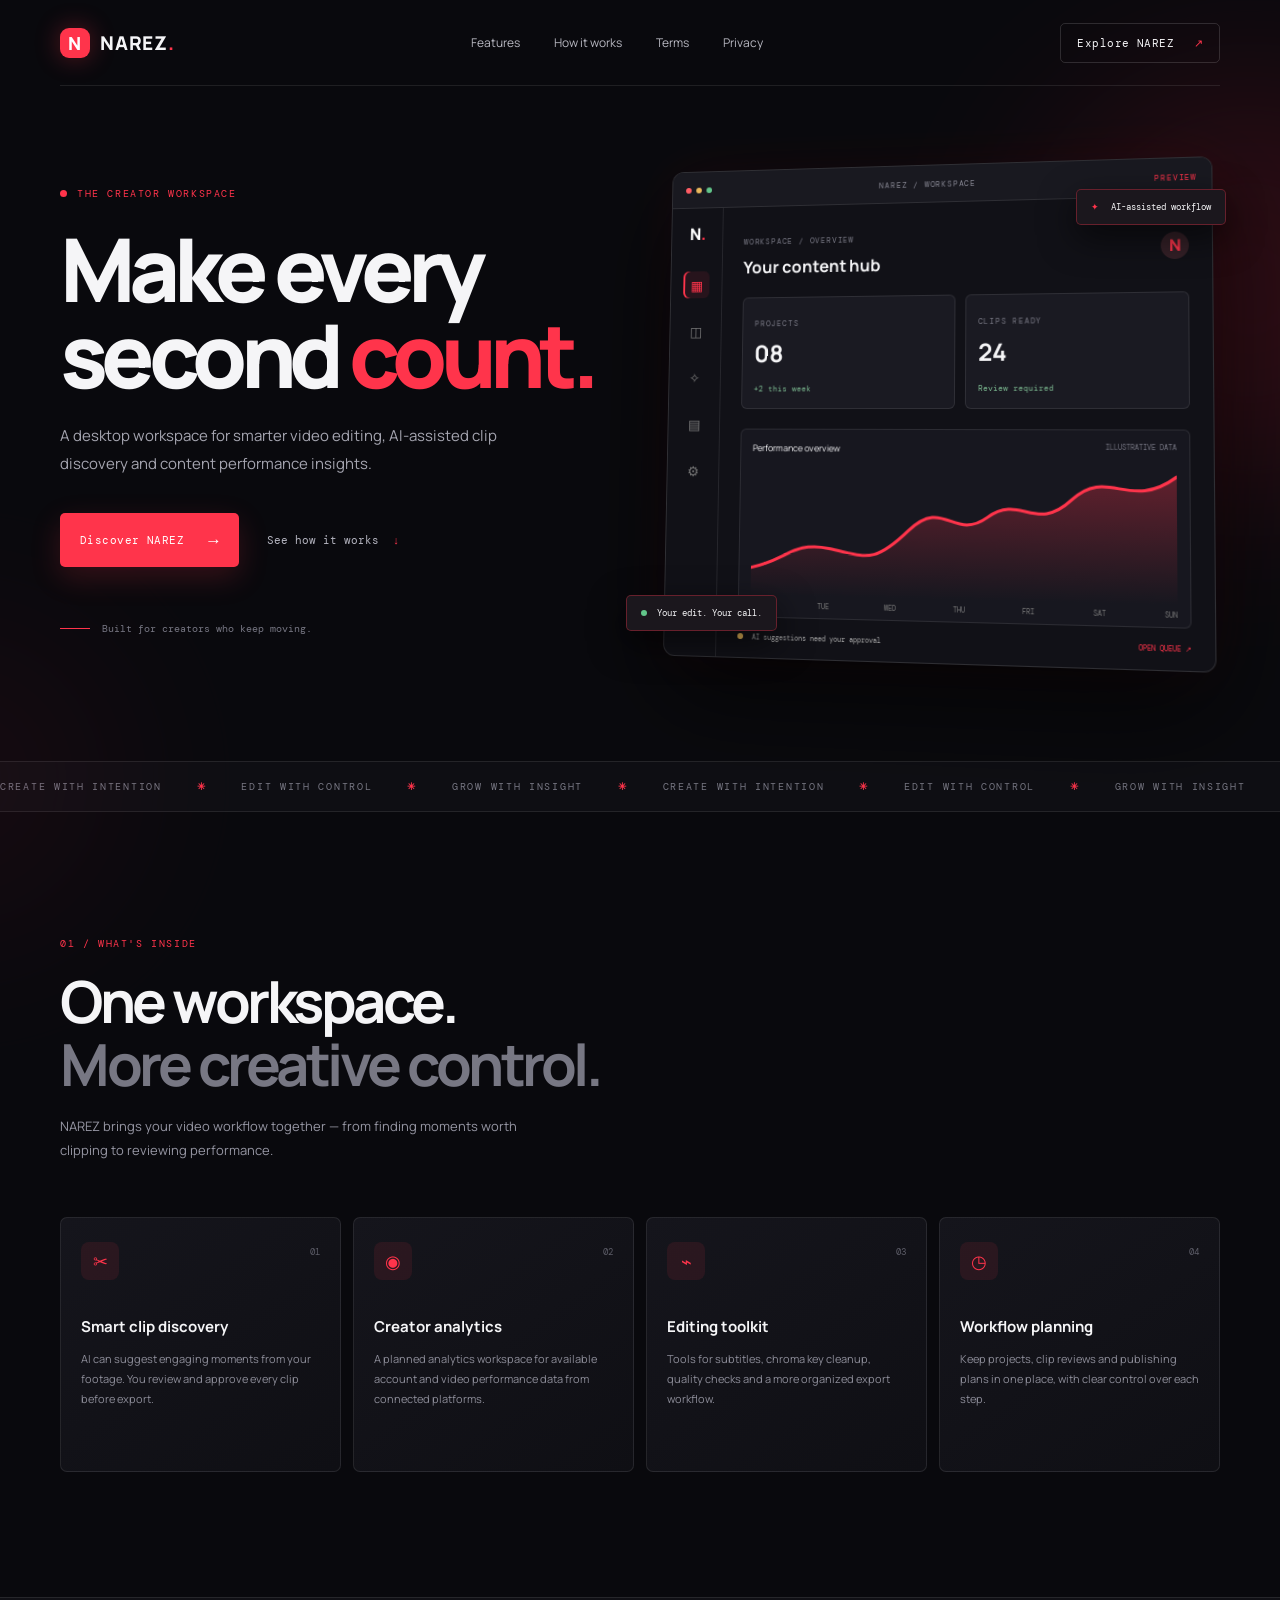
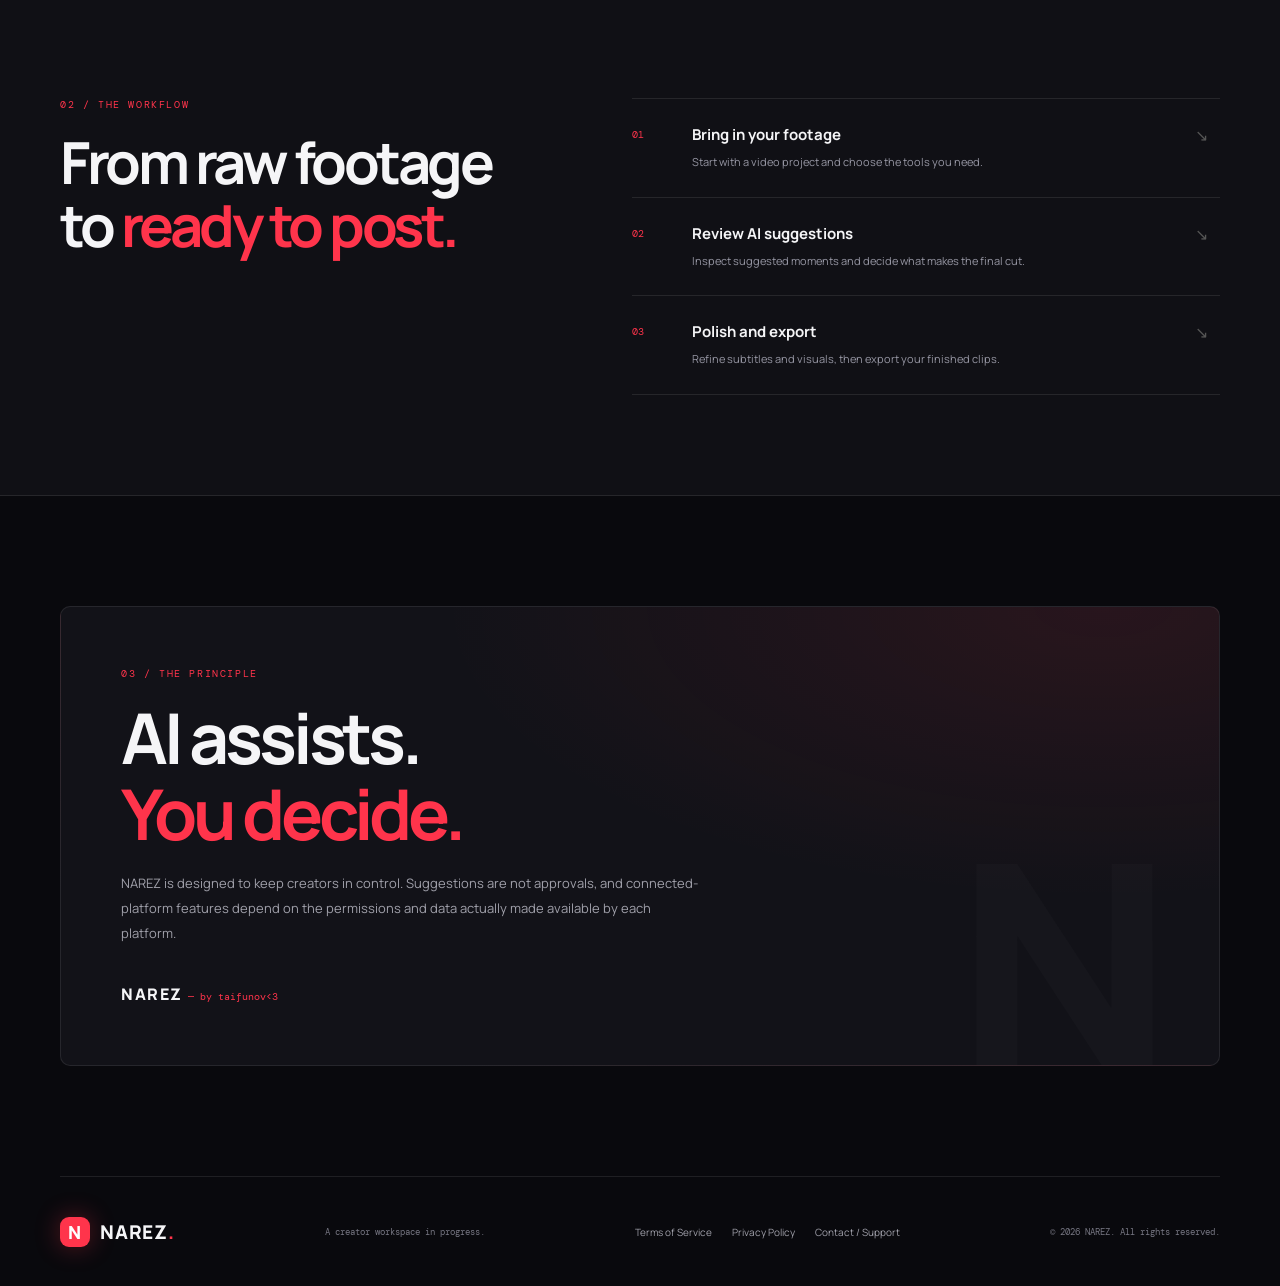
<file: index.html>
<!doctype html>
<html lang="en">
<head>
  <meta charset="utf-8">
  <meta name="viewport" content="width=device-width, initial-scale=1">
  <meta name="theme-color" content="#09090d">
  <meta name="description" content="NAREZ 3.0 — AI-assisted video editing, smart clips and creator analytics.">
  <title>NAREZ 3.0 — Create. Analyze. Grow.</title>
  <link rel="icon" href="icon.svg" type="image/svg+xml">
  <link rel="stylesheet" href="style.css">
</head>
<body>
  <div class="ambient ambient-one"></div><div class="ambient ambient-two"></div>
  <header class="nav wrap">
    <a class="brand" href="index.html" aria-label="NAREZ home"><span class="brand-mark">N</span><span>NAREZ<span class="brand-dot">.</span></span></a>
    <nav><a href="#features">Features</a><a href="#workflow">How it works</a><a href="terms.html">Terms</a><a href="privacy.html">Privacy</a></nav>
    <a class="nav-cta" href="#about">Explore NAREZ <span>↗</span></a>
  </header>

  <main>
    <section class="hero wrap">
      <div class="hero-copy reveal">
        <div class="eyebrow"><span class="pulse"></span> THE CREATOR WORKSPACE</div>
        <h1>Make every<br>second <span class="red-text">count.</span></h1>
        <p class="hero-lead">A desktop workspace for smarter video editing, AI-assisted clip discovery and content performance insights.</p>
        <div class="hero-actions"><a class="button button-primary" href="#features">Discover NAREZ <span>→</span></a><a class="text-link" href="#workflow">See how it works <span>↓</span></a></div>
        <div class="hero-note"><span class="tiny-line"></span> Built for creators who keep moving.</div>
      </div>
      <div class="hero-visual reveal delay-one" aria-label="NAREZ interface preview">
        <div class="orbit orbit-a"></div><div class="orbit orbit-b"></div>
        <div class="app-window">
          <div class="window-top"><div class="window-dots"><i></i><i></i><i></i></div><span>NAREZ / WORKSPACE</span><span class="live-tag">PREVIEW</span></div>
          <div class="window-body">
            <aside class="mock-sidebar"><div class="mock-logo">N<span>.</span></div><div class="mock-nav active">▦</div><div class="mock-nav">◫</div><div class="mock-nav">✧</div><div class="mock-nav">▤</div><div class="mock-nav">⚙</div></aside>
            <div class="mock-content"><div class="mock-heading"><div><small>WORKSPACE / OVERVIEW</small><h3>Your content hub</h3></div><span class="avatar">N</span></div>
              <div class="mock-stats"><div><small>PROJECTS</small><b>08</b><em>+2 this week</em></div><div><small>CLIPS READY</small><b>24</b><em>Review required</em></div></div>
              <div class="mock-chart"><div class="chart-head"><span>Performance overview</span><small>ILLUSTRATIVE DATA</small></div><svg viewBox="0 0 420 130" role="img" aria-label="Decorative sample trend line"><defs><linearGradient id="area" x1="0" x2="0" y1="0" y2="1"><stop offset="0" stop-color="#ff344b" stop-opacity=".32"/><stop offset="1" stop-color="#ff344b" stop-opacity="0"/></linearGradient></defs><path d="M0 102 C38 94 42 75 80 82 S125 97 160 63 S205 73 238 49 S285 64 320 31 S375 42 420 8 L420 130 L0 130Z" fill="url(#area)"/><path class="chart-line" d="M0 102 C38 94 42 75 80 82 S125 97 160 63 S205 73 238 49 S285 64 320 31 S375 42 420 8" fill="none" stroke="#ff344b" stroke-width="3" stroke-linecap="round"/></svg><div class="chart-labels"><span>MON</span><span>TUE</span><span>WED</span><span>THU</span><span>FRI</span><span>SAT</span><span>SUN</span></div></div>
              <div class="mock-bottom"><span><i></i> AI suggestions need your approval</span><b>OPEN QUEUE ↗</b></div>
            </div>
          </div>
        </div>
        <div class="float-chip chip-top"><span>✦</span> AI-assisted workflow</div><div class="float-chip chip-bottom"><span class="chip-dot"></span> Your edit. Your call.</div>
      </div>
    </section>

    <section class="ticker"><div class="ticker-track"><span>CREATE WITH INTENTION</span><b>✳</b><span>EDIT WITH CONTROL</span><b>✳</b><span>GROW WITH INSIGHT</span><b>✳</b><span>CREATE WITH INTENTION</span><b>✳</b><span>EDIT WITH CONTROL</span><b>✳</b><span>GROW WITH INSIGHT</span><b>✳</b></div></section>

    <section class="section wrap" id="features">
      <div class="section-heading reveal"><div class="eyebrow">01 / WHAT'S INSIDE</div><h2>One workspace.<br><span class="muted">More creative control.</span></h2><p>NAREZ brings your video workflow together — from finding moments worth clipping to reviewing performance.</p></div>
      <div class="feature-grid">
        <article class="feature-card reveal"><div class="feature-icon">✂</div><span class="card-index">01</span><h3>Smart clip discovery</h3><p>AI can suggest engaging moments from your footage. You review and approve every clip before export.</p><div class="card-line"></div></article>
        <article class="feature-card reveal delay-one"><div class="feature-icon">◉</div><span class="card-index">02</span><h3>Creator analytics</h3><p>A planned analytics workspace for available account and video performance data from connected platforms.</p><div class="card-line"></div></article>
        <article class="feature-card reveal delay-two"><div class="feature-icon">⌁</div><span class="card-index">03</span><h3>Editing toolkit</h3><p>Tools for subtitles, chroma key cleanup, quality checks and a more organized export workflow.</p><div class="card-line"></div></article>
        <article class="feature-card reveal"><div class="feature-icon">◷</div><span class="card-index">04</span><h3>Workflow planning</h3><p>Keep projects, clip reviews and publishing plans in one place, with clear control over each step.</p><div class="card-line"></div></article>
      </div>
    </section>

    <section class="workflow-section" id="workflow"><div class="wrap workflow-inner"><div class="section-heading reveal"><div class="eyebrow">02 / THE WORKFLOW</div><h2>From raw footage<br>to <span class="red-text">ready to post.</span></h2></div><div class="steps"><div class="step reveal"><span>01</span><div><h3>Bring in your footage</h3><p>Start with a video project and choose the tools you need.</p></div><b>↘</b></div><div class="step reveal delay-one"><span>02</span><div><h3>Review AI suggestions</h3><p>Inspect suggested moments and decide what makes the final cut.</p></div><b>↘</b></div><div class="step reveal delay-two"><span>03</span><div><h3>Polish and export</h3><p>Refine subtitles and visuals, then export your finished clips.</p></div><b>↘</b></div></div></div></section>

    <section class="about wrap" id="about"><div class="about-panel reveal"><div class="eyebrow">03 / THE PRINCIPLE</div><h2>AI assists.<br><span class="red-text">You decide.</span></h2><p>NAREZ is designed to keep creators in control. Suggestions are not approvals, and connected-platform features depend on the permissions and data actually made available by each platform.</p><div class="signature">NAREZ <span>— by taifunov&lt;3</span></div></div></section>
  </main>
  <footer class="footer wrap"><a class="brand" href="index.html"><span class="brand-mark">N</span><span>NAREZ<span class="brand-dot">.</span></span></a><div class="footer-copy">A creator workspace in progress.</div><div class="footer-links"><a href="terms.html">Terms of Service</a><a href="privacy.html">Privacy Policy</a><a href="https://github.com/linuxTEMA0110/narez-3-0/issues">Contact / Support</a></div><div class="copyright">© 2026 NAREZ. All rights reserved.</div></footer>
  <script>
    const observer = new IntersectionObserver(entries => entries.forEach(entry => { if(entry.isIntersecting){entry.target.classList.add('visible');observer.unobserve(entry.target)}}), {threshold:.12});
    document.querySelectorAll('.reveal').forEach(el => observer.observe(el));
  </script>
</body>
</html>
</file>
<file: style.css>
@import url('https://fonts.googleapis.com/css2?family=DM+Mono:wght@400;500&family=Manrope:wght@400;500;600;700;800&display=swap');
:root{--bg:#09090d;--panel:#111117;--panel2:#17171f;--text:#f5f5f7;--muted:#9696a3;--red:#ff344b;--line:rgba(255,255,255,.09);--mono:'DM Mono',monospace;--sans:'Manrope',Arial,sans-serif}
*{box-sizing:border-box}html{scroll-behavior:smooth}body{margin:0;background:var(--bg);color:var(--text);font-family:var(--sans);overflow-x:hidden}a{color:inherit;text-decoration:none}.wrap{width:min(1160px,calc(100% - 48px));margin-inline:auto}.ambient{position:absolute;pointer-events:none;border-radius:50%;filter:blur(90px);opacity:.16}.ambient-one{width:420px;height:420px;background:#e51f3a;top:80px;right:-180px}.ambient-two{width:320px;height:320px;background:#8c1d37;top:620px;left:-200px;opacity:.1}
.nav{height:86px;display:flex;align-items:center;justify-content:space-between;position:relative;z-index:5;border-bottom:1px solid var(--line)}.brand{display:flex;align-items:center;gap:10px;font-weight:800;letter-spacing:.04em;font-size:19px}.brand-mark{display:grid;place-items:center;width:30px;height:30px;background:var(--red);border-radius:9px;color:white;font-size:18px;box-shadow:0 0 26px #ff344b55}.brand-dot{color:var(--red)}nav{display:flex;gap:34px;color:#b8b8c1;font-size:12px}nav a,.footer-links a{transition:color .2s}nav a:hover,.footer-links a:hover{color:var(--red)}.nav-cta{font:11px var(--mono);border:1px solid #ffffff24;padding:12px 16px;border-radius:5px;letter-spacing:.04em;transition:.25s}.nav-cta:hover{border-color:var(--red);box-shadow:0 0 22px #ff344b22}.nav-cta span{color:var(--red);margin-left:12px}
.hero{min-height:660px;display:grid;grid-template-columns:1fr 1.08fr;align-items:center;gap:50px;padding-block:75px 100px;position:relative}.eyebrow{font:10px var(--mono);letter-spacing:.16em;color:var(--red);display:flex;align-items:center;gap:10px}.pulse{width:7px;height:7px;background:var(--red);border-radius:50%;box-shadow:0 0 0 0 #ff344b88;animation:pulse 1.8s infinite}@keyframes pulse{70%{box-shadow:0 0 0 9px #ff344b00}100%{box-shadow:0 0 0 0 #ff344b00}}h1{font-size:clamp(54px,7vw,88px);line-height:.98;letter-spacing:-.075em;margin:25px 0 24px;font-weight:800}.red-text{color:var(--red)}.hero-lead{max-width:470px;color:#a5a5b0;font-size:15px;line-height:1.9}.hero-actions{display:flex;align-items:center;gap:28px;margin-top:34px}.button{display:inline-flex;align-items:center;gap:24px;padding:16px 20px;border-radius:5px;font:11px var(--mono);letter-spacing:.04em;transition:transform .25s,box-shadow .25s}.button:hover{transform:translateY(-3px)}.button-primary{background:var(--red);color:white;box-shadow:0 10px 30px #ff344b30}.button-primary:hover{box-shadow:0 14px 38px #ff344b55}.button-primary span{font-size:17px}.text-link{font:11px var(--mono);color:#b5b5c0}.text-link span{color:var(--red);margin-left:7px}.hero-note{display:flex;align-items:center;gap:12px;margin-top:55px;font:10px var(--mono);color:#777783}.tiny-line{width:30px;height:1px;background:var(--red)}
.hero-visual{position:relative;min-height:420px;display:grid;place-items:center}.orbit{position:absolute;border:1px solid #ff344b22;border-radius:50%;transform:rotate(-20deg)}.orbit-a{width:530px;height:330px}.orbit-b{width:470px;height:390px;transform:rotate(30deg)}.app-window{position:relative;width:100%;max-width:550px;background:#111117;border:1px solid #ffffff20;border-radius:12px;box-shadow:0 35px 100px #000b,0 0 55px #ff344b12;overflow:hidden;transform:perspective(1000px) rotateY(-7deg) rotateX(3deg);animation:float 6s ease-in-out infinite}@keyframes float{50%{transform:perspective(1000px) rotateY(-5deg) rotateX(2deg) translateY(-9px)}}.window-top{height:38px;background:#191920;border-bottom:1px solid var(--line);display:flex;align-items:center;justify-content:space-between;padding:0 14px;color:#858591;font:8px var(--mono);letter-spacing:.1em}.window-dots{display:flex;gap:5px}.window-dots i{width:6px;height:6px;border-radius:50%;background:#555}.window-dots i:first-child{background:#ff5c64}.window-dots i:nth-child(2){background:#eab85c}.window-dots i:nth-child(3){background:#62c58a}.live-tag{color:var(--red)}.window-body{display:flex;min-height:310px}.mock-sidebar{width:55px;border-right:1px solid var(--line);display:flex;align-items:center;flex-direction:column;gap:20px;padding:15px 0;color:#777}.mock-logo{font-weight:800;color:white;font-size:17px;margin-bottom:8px}.mock-logo span{color:var(--red)}.mock-nav{width:28px;height:28px;display:grid;place-items:center;border-radius:6px;font-size:14px}.mock-nav.active{color:var(--red);background:#ff344b18;box-shadow:inset 2px 0 var(--red)}.mock-content{flex:1;padding:22px 22px 16px}.mock-heading{display:flex;justify-content:space-between;align-items:center}.mock-heading small,.mock-stats small{font:8px var(--mono);color:#777783;letter-spacing:.1em}.mock-heading h3{font-size:17px;margin:7px 0 0}.avatar{width:27px;height:27px;border-radius:50%;display:grid;place-items:center;background:#342027;color:var(--red);font-weight:800}.mock-stats{display:grid;grid-template-columns:1fr 1fr;gap:10px;margin:20px 0}.mock-stats>div{background:#1a1a22;padding:12px;border:1px solid var(--line);border-radius:6px}.mock-stats b{display:block;font-size:24px;margin:6px 0}.mock-stats em{font:8px var(--mono);font-style:normal;color:#7cba91}.mock-chart{background:#17171f;border:1px solid var(--line);border-radius:6px;padding:12px 12px 7px}.chart-head{display:flex;justify-content:space-between;font-size:9px}.chart-head small{font:7px var(--mono);color:#747480}.mock-chart svg{width:100%;margin-top:12px}.chart-line{stroke-dasharray:600;stroke-dashoffset:600;animation:draw 2.5s .5s ease forwards}@keyframes draw{to{stroke-dashoffset:0}}.chart-labels{display:flex;justify-content:space-between;font:7px var(--mono);color:#777}.mock-bottom{display:flex;justify-content:space-between;margin-top:15px;font:7px var(--mono);color:#aaa}.mock-bottom i,.chip-dot{display:inline-block;width:6px;height:6px;border-radius:50%;background:#e8b85a;margin-right:5px}.mock-bottom b{color:var(--red);font-weight:400}.float-chip{position:absolute;background:#1b171d;border:1px solid #ff344b55;border-radius:5px;padding:11px 14px;font:9px var(--mono);box-shadow:0 12px 35px #0009;animation:chipFloat 4s ease-in-out infinite}.chip-top{top:28px;right:-6px}.chip-top span{color:var(--red);margin-right:7px}.chip-bottom{bottom:30px;left:-18px;animation-delay:-2s}.chip-dot{background:#62c58a}@keyframes chipFloat{50%{transform:translateY(-7px)}}
.ticker{overflow:hidden;border-block:1px solid var(--line);background:#0e0e13;padding:18px 0}.ticker-track{display:flex;justify-content:space-around;gap:35px;white-space:nowrap;font:10px var(--mono);letter-spacing:.17em;color:#777783;animation:marquee 30s linear infinite}.ticker-track b{color:var(--red)}@keyframes marquee{to{transform:translateX(-4%)}}
.section{padding-block:125px}.section-heading{max-width:620px}.section-heading h2,.workflow-section h2,.about h2{font-size:clamp(38px,5vw,58px);letter-spacing:-.06em;line-height:1.08;margin:20px 0}.section-heading>p{color:var(--muted);line-height:1.8;font-size:13px;max-width:480px}.muted{color:#777783}.feature-grid{display:grid;grid-template-columns:repeat(4,1fr);gap:12px;margin-top:55px}.feature-card{position:relative;min-height:255px;padding:24px 20px;background:linear-gradient(145deg,#15151c,#0f0f14);border:1px solid var(--line);border-radius:7px;overflow:hidden;transition:transform .3s,border-color .3s,background .3s}.feature-card:hover{transform:translateY(-8px);border-color:#ff344b66;background:linear-gradient(145deg,#20151c,#111117)}.feature-icon{width:38px;height:38px;border-radius:8px;background:#ff344b18;color:var(--red);display:grid;place-items:center;font-size:18px}.card-index{position:absolute;right:20px;top:28px;color:#5d5d68;font:9px var(--mono)}.feature-card h3{font-size:15px;margin:36px 0 12px}.feature-card p{font-size:11px;line-height:1.8;color:#8d8d99}.card-line{position:absolute;bottom:0;left:0;width:0;height:2px;background:var(--red);transition:width .4s}.feature-card:hover .card-line{width:100%}
.workflow-section{background:#101015;border-block:1px solid var(--line);padding:100px 0}.workflow-inner{display:grid;grid-template-columns:.9fr 1.1fr;gap:90px}.steps{border-top:1px solid var(--line)}.step{display:grid;grid-template-columns:45px 1fr 25px;gap:15px;align-items:start;padding:25px 0;border-bottom:1px solid var(--line)}.step>span{font:10px var(--mono);color:var(--red);padding-top:4px}.step h3{font-size:15px;margin:0 0 8px}.step p{font-size:11px;color:var(--muted);margin:0;line-height:1.7}.step>b{color:#555;font-weight:400;transition:.2s}.step:hover>b{color:var(--red);transform:translate(3px,3px)}
.about{padding-block:110px}.about-panel{padding:60px;background:radial-gradient(ellipse at 90% 0%,#ff344b18,transparent 45%),#121218;border:1px solid #ffffff16;border-radius:10px;position:relative;overflow:hidden}.about-panel:after{content:'N';position:absolute;right:45px;bottom:-105px;font-size:300px;font-weight:800;color:#ffffff04;pointer-events:none}.about h2{font-size:clamp(45px,6vw,70px)}.about p{max-width:580px;color:#a0a0aa;font-size:13px;line-height:1.9}.signature{margin-top:38px;font-weight:800;letter-spacing:.1em}.signature span{font:10px var(--mono);color:var(--red);letter-spacing:0}
.footer{min-height:110px;border-top:1px solid var(--line);display:flex;align-items:center;justify-content:space-between;gap:20px;flex-wrap:wrap;padding-block:25px}.footer-copy,.copyright{font:9px var(--mono);color:#777783}.footer-links{display:flex;gap:20px;font-size:10px;color:#a0a0aa}
.reveal{opacity:0;transform:translateY(22px);transition:opacity .7s ease,transform .7s cubic-bezier(.2,.7,.2,1)}.reveal.visible{opacity:1;transform:translateY(0)}.delay-one{transition-delay:.12s}.delay-two{transition-delay:.22s}
.legal{max-width:820px;padding-block:85px 110px}.legal h1{font-size:clamp(48px,7vw,76px);margin:22px 0 10px}.legal-updated{font:10px var(--mono);color:#777783;margin-bottom:35px}.legal h2{font-size:17px;margin:34px 0 10px;letter-spacing:-.02em}.legal p,.legal li{font-size:13px;line-height:1.9;color:#a7a7b1}.legal ul{padding-left:22px}.legal a:not(.button){color:#ff6677;text-decoration:underline;text-underline-offset:3px}.notice{border:1px solid #ff344b66;background:#ff344b0d;border-radius:7px;padding:17px 19px;color:#c7aeb2;font-size:12px;line-height:1.8}.notice strong{color:#ff6677}.legal-back{margin-top:45px}
@media(max-width:850px){nav{gap:16px}.hero{grid-template-columns:1fr;gap:35px;padding-top:65px}.hero-copy{max-width:650px}.hero-visual{min-height:390px}.feature-grid{grid-template-columns:repeat(2,1fr)}.workflow-inner{grid-template-columns:1fr;gap:25px}.section{padding-block:90px}}
@media(max-width:560px){.wrap{width:calc(100% - 34px)}.nav{height:70px}.nav nav{display:none}.nav-cta{padding:10px;font-size:9px}.hero{padding-block:65px 65px;min-height:auto}.hero h1{font-size:58px}.hero-lead{font-size:13px}.hero-actions{gap:17px;flex-wrap:wrap}.hero-visual{min-height:300px}.app-window{transform:none;animation:none}.window-body{min-height:260px}.mock-content{padding:15px 12px}.mock-sidebar{width:42px}.mock-stats{margin:13px 0}.mock-stats b{font-size:19px}.chip-top{right:-4px;top:0}.chip-bottom{left:-5px;bottom:0}.orbit-a{width:100%;height:260px}.orbit-b{width:90%;height:300px}.feature-grid{grid-template-columns:1fr}.feature-card{min-height:220px}.section-heading h2,.workflow-section h2{font-size:43px}.workflow-section{padding:75px 0}.about{padding-block:70px}.about-panel{padding:32px 23px}.footer{align-items:flex-start;flex-direction:column}.footer-links{flex-wrap:wrap}.legal{padding-block:60px 80px}.legal h1{font-size:49px}}
@media(prefers-reduced-motion:reduce){*,*::before,*::after{scroll-behavior:auto!important;animation-duration:.01ms!important;animation-iteration-count:1!important;transition-duration:.01ms!important}.reveal{opacity:1;transform:none}}
</file>
